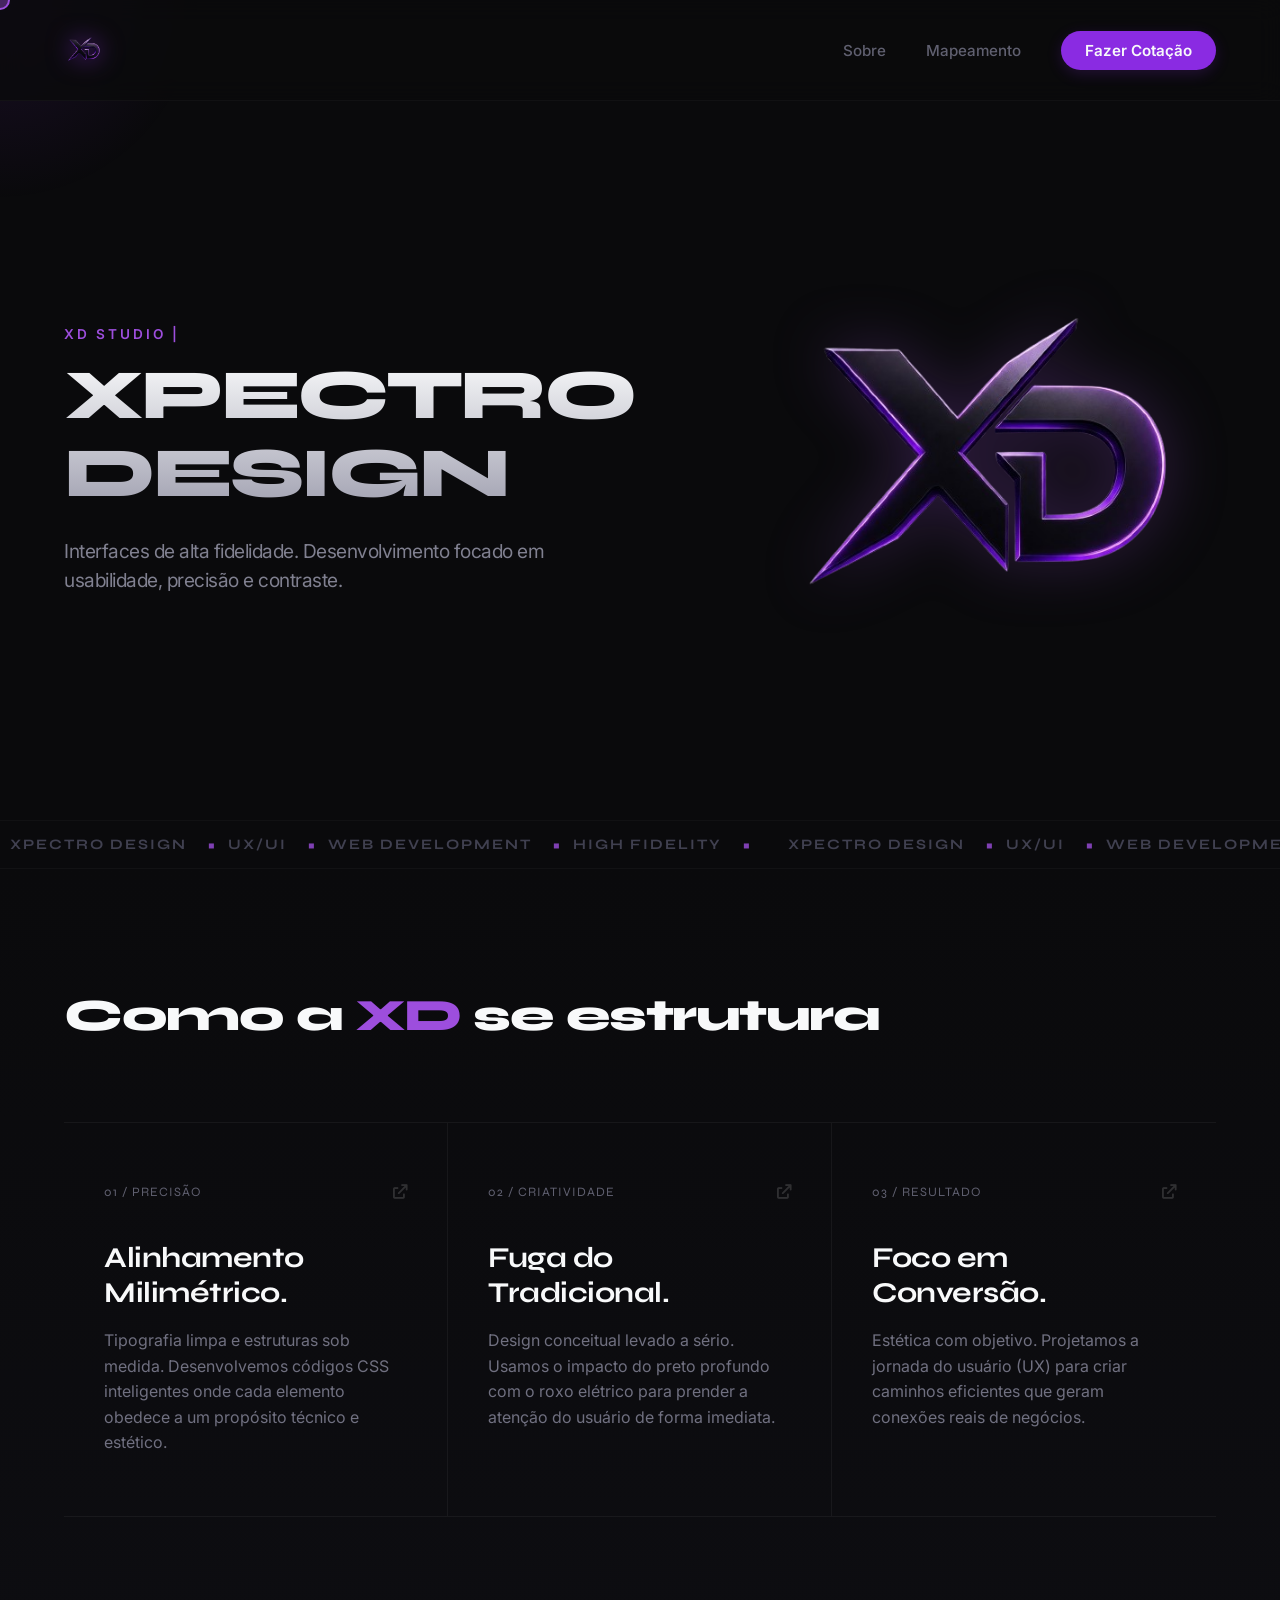
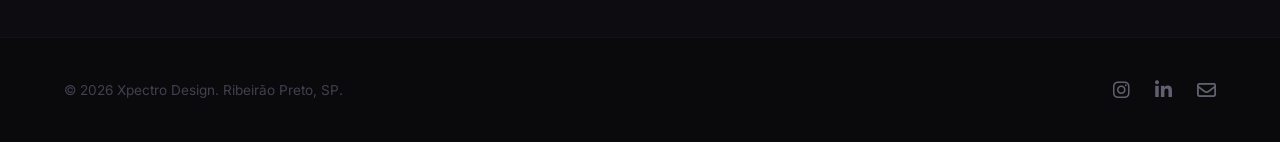
<file: index.html>
<!DOCTYPE html>
<html lang="pt-BR">
<head>
    <meta charset="UTF-8">
    <meta name="viewport" content="width=device-width, initial-scale=1.0">
    <title>Xpectro Design | XD Studio</title>
    <link rel="icon" type="image/png" href="assets/images/xdicon.png">
    <link rel="preconnect" href="https://fonts.googleapis.com">
    <link rel="preconnect" href="https://fonts.gstatic.com" crossorigin>
    <link href="https://fonts.googleapis.com/css2?family=Inter:wght@400;500&family=Syne:wght@700;800&display=swap" rel="stylesheet">
    <link rel="stylesheet" href="https://cdnjs.cloudflare.com/ajax/libs/font-awesome/6.0.0/css/all.min.css">
    <link rel="stylesheet" type="text/css" href="assets/css/style.css">
</head>
<body>
    <div id="bg-glow"></div>
    <div id="custom-cursor"></div>
    <header>
        <a href="index.html" class="logo-container">
            <img src="media/unnamed.png" alt="XD Studio Logo" class="logo-img">
        </a>
        <nav>
            <ul>
                <li><a href="#sobre">Sobre</a></li>
                <li><a href="#trabalho">Mapeamento</a></li>
                <li><a href="cotacao.html" class="btn-nav btn-magnetic">Fazer Cotação</a></li>
            </ul>
        </nav>
    </header>
    <main>
        <section id="sobre" class="hero-xd">
            <div class="minimal-intro">
                <span class="tag-estudio">XD Studio | </span>
                <h1>XPECTRO DESIGN</h1>
                <p class="minimal-sub">Interfaces de alta fidelidade. Desenvolvimento focado em usabilidade, precisão e contraste.</p>
            </div>
            
            <div class="hero-graphic">
                <img src="media/unnamed.png" alt="Espectro de Luz Abstrato" class="flying-prism">
            </div>
        </section>

        <div class="marquee-container">
            <div class="marquee-content">
                <h2>Xpectro Design <span>•</span> UX/UI <span>•</span> Web Development <span>•</span> High Fidelity <span>•</span>&nbsp;</h2>
                <h2>Xpectro Design <span>•</span> UX/UI <span>•</span> Web Development <span>•</span> High Fidelity <span>•</span>&nbsp;</h2>
            </div>
        </div>
        <section id="trabalho" class="section-default-dark">
            <h2 class="section-title">Como a <span>XD</span> se estrutura</h2>
            <div class="pilares-grid">
                <div class="pilar-card">
                    <div class="pilar-header">
                        <span class="pilar-number">01 / PRECISÃO</span>
                        <span class="pilar-arrow"><i class="fas fa-arrow-up-right-from-square"></i></span>
                    </div>
                    <h3>Alinhamento Milimétrico.</h3>
                    <p>Tipografia limpa e estruturas sob medida. Desenvolvemos códigos CSS inteligentes onde cada elemento obedece a um propósito técnico e estético.</p>
                </div>
                <div class="pilar-card">
                    <div class="pilar-header">
                        <span class="pilar-number">02 / CRIATIVIDADE</span>
                        <span class="pilar-arrow"><i class="fas fa-arrow-up-right-from-square"></i></span>
                    </div>
                    <h3>Fuga do Tradicional.</h3>
                    <p>Design conceitual levado a sério. Usamos o impacto do preto profundo com o roxo elétrico para prender a atenção do usuário de forma imediata.</p>
                </div>
                <div class="pilar-card">
                    <div class="pilar-header">
                        <span class="pilar-number">03 / RESULTADO</span>
                        <span class="pilar-arrow"><i class="fas fa-arrow-up-right-from-square"></i></span>
                    </div>
                    <h3>Foco em Conversão.</h3>
                    <p>Estética com objetivo. Projetamos a jornada do usuário (UX) para criar caminhos eficientes que geram conexões reais de negócios.</p>
                </div>
            </div>
        </section>
    </main>
    <footer>
        <div class="footer-container">
            <div class="footer-info">
                <p>&copy; 2026 Xpectro Design. Ribeirão Preto, SP.</p>
            </div>
            <div class="footer-socials">
                <a href="https://www.instagram.com/designxpectro" target="_blank"><i class="fab fa-instagram"></i></a>
                <a href="#" target="_blank"><i class="fab fa-linkedin-in"></i></a>
                <a href="mailto:designxpectro@gmail.com"><i class="far fa-envelope"></i></a>
            </div>
        </div>
    </footer>
    <script src="assets/js/script.js"></script>
</body>
</html>
</file>
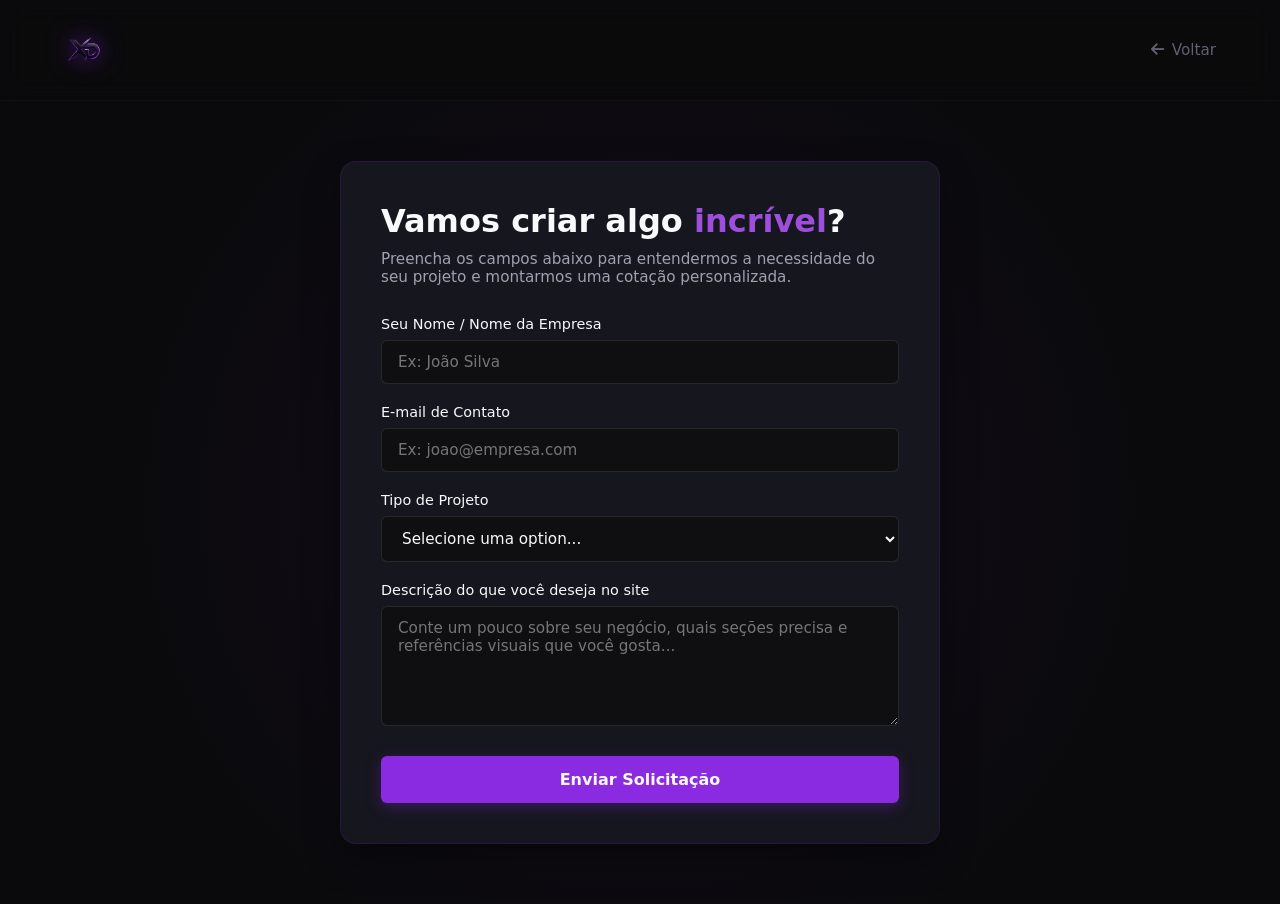
<file: cotacao.html>
<!DOCTYPE html>
<html lang="pt-BR">
<head>
    <meta charset="UTF-8">
    <meta name="viewport" content="width=device-width, initial-scale=1.0">
    <title>Solicitar Cotação | Xpectro Design</title>
    <link rel="stylesheet" href="https://cdnjs.cloudflare.com/ajax/libs/font-awesome/6.0.0/css/all.min.css">
    <link rel="stylesheet" type="text/css" href="assets/css/cotacao.css">
    <link rel="icon" type="image/png" href="assets/images/xdicon.png">
</head>
<body>

    <header>
        <a href="index.html" class="logo-container">
            <img src="assets/images/xdicon.png" alt="XD Studio Logo" class="logo-img">
        </a>
        <a href="index.html" class="btn-voltar"><i class="fas fa-arrow-left"></i> Voltar</a>
    </header>

    <main>
        <div class="form-container">
            <h2>Vamos criar algo <span>incrível</span>?</h2>
            <p>Preencha os campos abaixo para entendermos a necessidade do seu projeto e montarmos uma cotação personalizada.</p>
            
            <form action="https://api.web3forms.com/submit" method="POST">
                <input type="hidden" name="access_key" value="3ed0bd4b-08c8-4b97-bcf8-4a21043f0e87">
                
                <div class="form-group">
                    <label for="nome">Seu Nome / Nome da Empresa</label>
                    <input type="text" id="nome" name="Nome" placeholder="Ex: João Silva" required>
                </div>

                <div class="form-group">
                    <label for="email">E-mail de Contato</label>
                    <input type="email" id="email" name="Email" placeholder="Ex: joao@empresa.com" required>
                </div>

                <div class="form-group">
                    <label for="tipo">Tipo de Projeto</label>
                    <select id="tipo" name="Tipo de Projeto" required>
                        <option value="" disabled selected>Selecione uma option...</option>
                        <option value="landing-page">Landing Page de Alta Conversão</option>
                        <option value="portfolio">Site Institucional / Portfólio</option>
                        <option value="ecommerce">Loja Virtual (E-commerce)</option>
                        <option value="ui-design">Apenas o Design da Interface (Figma)</option>
                    </select>
                </div>

                <div class="form-group">
                    <label for="mensagem">Descrição do que você deseja no site</label>
                    <textarea id="mensagem" name="Mensagem" placeholder="Conte um pouco sobre seu negócio, quais seções precisa e referências visuais que você gosta..." required></textarea>
                </div>

                <button type="submit" class="btn-enviar">Enviar Solicitação</button>
            </form>
        </div>
    </main>

</body>
</html>
</file>
<file: assets/css/style.css>
/* CONFIGURAÇÕES GERAIS E RESPONSIVIDADE NATIVA */
* {
    margin: 0;
    padding: 0;
    box-sizing: border-box;
}

body {
    background-color: #0A0A0C;
    color: #F8F9FA;
    font-family: 'Inter', sans-serif;
    overflow-x: hidden;
}

/* BANIMENTO COMPLETO DO CURSOR PADRÃO EM DESKTOP */
html, body, a, button, .pilar-card, [role="button"] {
    cursor: none !important;
}

/* CONTAINER DO CURSOR CUSTOMIZADO */
#custom-cursor {
    width: 20px;
    height: 20px;
    background-color: rgba(157, 78, 221, 0.4);
    border: 2px solid #9D4EDD;
    border-radius: 50%;
    position: fixed;
    transform: translate(-50%, -50%);
    pointer-events: none;
    z-index: 9999;
    transition: width 0.2s, height 0.2s, background-color 0.2s, border-color 0.2s;
}

/* EFEITO DO CURSOR AO ENTRAR EM ELEMENTOS CLICÁVEIS */
#custom-cursor.hovered {
    width: 42px;
    height: 42px;
    background-color: rgba(157, 78, 221, 0.15);
    border-color: #F8F9FA;
}

/* SEÇÃO LIMITADORA PARA EVITAR DISTORÇÕES EM TELAS ULTRA-GRANDES (4K) */
.hero-xd, .section-default-dark, footer {
    width: 100%;
    max-width: 1440px;
    margin-left: auto;
    margin-right: auto;
}

/* LUZ ROXA DE FUNDO */
#bg-glow {
    position: fixed;
    top: 0;
    left: 0;
    width: 100vw;
    height: 100vh;
    pointer-events: none;
    background: radial-gradient(circle 250px at var(--mouse-x, 0px) var(--mouse-y, 0px), rgba(138, 43, 226, 0.12), transparent 80%);
    z-index: 1;
}

/* NAVBAR / HEADER */
header {
    display: flex;
    justify-content: space-between;
    align-items: center;
    padding: 30px 5%;
    background-color: rgba(10, 10, 12, 0.8);
    border-bottom: 1px solid rgba(255, 255, 255, 0.03);
    backdrop-filter: blur(12px);
    position: sticky;
    top: 0;
    z-index: 100;
}

/* CONFIGURAÇÃO DA NOVA LOGO COM IMAGEM E BRILHO ROXO */
.logo-container {
    display: flex;
    align-items: center;
    text-decoration: none;
    transition: transform 0.3s cubic-bezier(0.16, 1, 0.3, 1);
}

.logo-img {
    height: 40px; /* Ajuste a altura para dar a proporção perfeita na sua navbar */
    width: auto;  /* Mantém a proporção original da imagem sem distorcer */
    
    /* EFEITO DE BRILHO: Cria a aura roxa neon atrás do contorno da logo */
    filter: drop-shadow(0 0 12px rgba(138, 43, 226, 0.65));
    
    transition: filter 0.3s ease, transform 0.3s ease;
}

/* MICRO-INTERAÇÃO: O brilho expande suavemente no hover */
.logo-container:hover .logo-img {
    filter: drop-shadow(0 0 20px rgba(157, 78, 221, 0.9)) drop-shadow(0 0 4px rgba(138, 43, 226, 0.4));
    transform: scale(1.03); /* Dá um leve feedback de crescimento */
}

.logo span { color: #9D4EDD; }

nav ul {
    display: flex;
    list-style: none;
    gap: 40px;
    align-items: center;
}

nav a {
    text-decoration: none;
    color: #606070;
    font-weight: 500;
    font-size: 0.95rem;
    transition: all 0.3s ease;
}

nav a:hover { color: #F8F9FA; }

nav a.btn-nav {
    background: #8A2BE2;
    padding: 10px 24px;
    border-radius: 50px;
    color: #F8F9FA;
    font-weight: 600;
    box-shadow: 0 4px 15px rgba(138, 43, 226, 0.2);
}

nav a.btn-nav:hover {
    background: #9D4EDD;
}

/* CLASSE DE SUPORTE AO EFEITO MAGNÉTICO DO BOTÃO */
.btn-magnetic {
    display: inline-block;
    transition: transform 0.2s cubic-bezier(0.25, 1, 0.5, 1);
    will-change: transform;
}

main { position: relative; z-index: 2; }

/* SEÇÃO HERO TOTALMENTE FLEXÍVEL E FLUIDA */
.hero-xd {
    min-height: 80vh;
    display: flex;
    align-items: center;
    justify-content: space-between;
    padding: 0 5%;
    border-bottom: 1px solid rgba(255, 255, 255, 0.03);
    gap: 40px;
}

.minimal-intro {
    max-width: 55%;
}

.tag-estudio {
    color: #9D4EDD;
    font-weight: 600;
    font-size: 0.85rem;
    text-transform: uppercase;
    letter-spacing: 3px;
    margin-bottom: 15px;
    display: block;
}

.hero-xd h1 {
    font-family: 'Syne', sans-serif;
    font-size: clamp(2.2rem, 5.5vw, 4.5rem); /* Tipografia fluida que encolhe sozinha */
    font-weight: 800;
    line-height: 1.1;
    letter-spacing: -3px;
    margin-bottom: 25px;
    background: linear-gradient(180deg, #F8F9FA 0%, #A0A0B0 100%);
    -webkit-background-clip: text;
    -webkit-text-fill-color: transparent;
}

.minimal-sub {
    color: #808090;
    font-size: clamp(1rem, 1.5vw, 1.25rem);
    line-height: 1.5;
    max-width: 550px;
    letter-spacing: -0.5px;
}

.hero-graphic {
    max-width: 40%;
    display: flex;
    justify-content: center;
    align-items: center;
}

.flying-prism {
    width: 100%;
    max-width: 450px;
    height: auto;
    filter: drop-shadow(0 0 30px rgba(157, 78, 221, 0.25));
    /* Mantém a animação base de flutuação vertical */
    animation: float 6s ease-in-out infinite; 
    transition: transform 0.2s ease-out; /* Suaviza o parallax do script */
}

@keyframes float {
    0%, 100% { transform: translateY(0px); }
    50% { transform: translateY(-15px); }
}

/* MARQUEE REFINADO */
.marquee-container {
    background-color: #0A0A0C;
    border-bottom: 1px solid rgba(255, 255, 255, 0.03);
    padding: 12px 0;
    overflow: hidden;
    display: flex;
    white-space: nowrap;
}

.marquee-content {
    display: flex;
    animation: marquee 30s linear infinite;
}

.marquee-content h2 {
    font-family: 'Syne', sans-serif;
    font-size: 0.9rem;
    font-weight: 700;
    color: #404050;
    text-transform: uppercase;
    letter-spacing: 2px;
    padding: 0 10px;
    display: flex;
    align-items: center;
}

.marquee-content h2 span {
    color: #9D4EDD;
    margin-left: 20px;
    margin-right: 10px;
    opacity: 0.8;
    font-size: 1.2rem;
}

@keyframes marquee {
    0% { transform: translateX(0%); }
    100% { transform: translateX(-50%); }
}

/* MAPEAMENTO COM EXCELENTE COMPORTAMENTO EM GRID MALEÁVEL */
.section-default-dark {
    padding: 120px 5%;
    background: linear-gradient(180deg, #0A0A0C 0%, #0D0D11 100%);
}

.section-title {
    font-family: 'Syne', sans-serif;
    font-size: clamp(1.8rem, 4vw, 2.8rem);
    font-weight: 800;
    letter-spacing: -1.5px;
    margin-bottom: 80px;
}

.section-title span { color: #9D4EDD; }

.pilares-grid {
    display: grid;
    /* Divide em colunas dinâmicas se houver espaço (mínimo de 300px por card) */
    grid-template-columns: repeat(auto-fit, minmax(300px, 1fr)); 
    border-top: 1px solid rgba(255, 255, 255, 0.05);
}

.pilar-card {
    border-bottom: 1px solid rgba(255, 255, 255, 0.05);
    border-right: 1px solid rgba(255, 255, 255, 0.05);
    padding: 60px 40px;
    background-color: transparent;
    transition: all 0.5s cubic-bezier(0.16, 1, 0.3, 1);
    position: relative;
}

.pilares-grid :nth-child(3) { border-right: none; }

.pilar-header {
    display: flex;
    justify-content: space-between;
    align-items: center;
    margin-bottom: 40px;
}

.pilar-number {
    font-family: 'Syne', sans-serif;
    font-size: 0.8rem;
    color: #606070;
    letter-spacing: 1px;
    transition: color 0.3s ease;
}

.pilar-arrow {
    color: rgba(255, 255, 255, 0.15);
    font-size: 0.9rem;
    transition: all 0.4s cubic-bezier(0.16, 1, 0.3, 1);
}

.pilar-card h3 {
    font-family: 'Syne', sans-serif;
    font-size: 1.8rem;
    font-weight: 700;
    margin-bottom: 18px;
    letter-spacing: -0.5px;
    color: #F8F9FA;
}

.pilar-card p {
    color: #707080;
    font-size: 1rem;
    line-height: 1.6;
    transition: color 0.3s ease;
}

/* INTERAÇÕES NO HOVER */
.pilar-card:hover {
    background-color: #12121A;
    box-shadow: inset 0 0 30px rgba(138, 43, 226, 0.05);
}

.pilar-card:hover .pilar-number { color: #9D4EDD; }
.pilar-card:hover .pilar-arrow { color: #9D4EDD; transform: translate(3px, -3px) scale(1.1); }
.pilar-card:hover p { color: #A0A0B0; }

/* FOOTER */
footer {
    background-color: #0A0A0C;
    border-top: 1px solid rgba(255, 255, 255, 0.03);
    padding: 40px 5%;
}

.footer-container {
    display: flex;
    justify-content: space-between;
    align-items: center;
    flex-wrap: wrap;
    gap: 20px;
}

.footer-info { color: #404050; font-size: 0.85rem; }

.footer-socials { display: flex; gap: 25px; }
.footer-socials a {
    color: #606070;
    font-size: 1.2rem;
    transition: all 0.3s ease;
}
.footer-socials a:hover { color: #9D4EDD; transform: translateY(-2px); }

/* ADAPTAÇÃO CIRÚRGICA PARA TELAS MENORES (TABLETS E SMARTPHONES) */
@media (max-width: 900px) {
    /* Desativa o cursor customizado em telas touch */
    #custom-cursor {
        display: none !important;
    }
    /* Devolve o sistema de cursor nativo para interações por toque */
    html, body, a, button, .pilar-card, [role="button"] {
        cursor: auto !important;
    }

    /* Transforma os dois lados em uma coluna vertical harmônica */
    .hero-xd {
        flex-direction: column-reverse; /* Imagem fica no topo e o texto embaixo */
        justify-content: center;
        text-align: center;
        padding-top: 130px;
        padding-bottom: 60px;
        min-height: auto;
        gap: 30px;
    }

    .minimal-intro { max-width: 100%; }
    .minimal-sub { margin: 0 auto; }
    .hero-graphic { max-width: 65%; }
    .pilar-card { border-right: none !important; }
}
</file>
<file: assets/css/cotacao.css>
* {
            margin: 0;
            padding: 0;
            box-sizing: border-box;
            font-family: 'Inter', system-ui, -apple-system, sans-serif;
        }

        body {
            background-color: #0A0A0C; /* Corrigido para bater com o preto profundo do index */
            color: #F8F9FA;
            min-height: 100vh;
            display: flex;
            flex-direction: column;
            overflow-x: hidden;
        }

        /* HEADER IDENTICO AO INDEX (ALTURA, LARGURA E ESTILO) */
        header {
            display: flex;
            justify-content: space-between;
            align-items: center;
            padding: 30px 5%; /* Ajustado para 30px de altura interna e 5% de largura lateral */
            background-color: rgba(10, 10, 12, 0.8); /* Fundo original do index */
            border-bottom: 1px solid rgba(255, 255, 255, 0.03); /* Linha sutil original */
            backdrop-filter: blur(12px);
            -webkit-backdrop-filter: blur(12px);
            position: sticky;
            top: 0;
            z-index: 100;
        }

        /* CONFIGURAÇÃO DA LOGO COM IMAGEM E BRILHO ROXO */
        .logo-container {
            display: flex;
            align-items: center;
            text-decoration: none;
            transition: transform 0.3s cubic-bezier(0.16, 1, 0.3, 1);
        }

        .logo-img {
            height: 40px; 
            width: auto;  
            filter: drop-shadow(0 0 12px rgba(138, 43, 226, 0.65));
            transition: filter 0.3s ease, transform 0.3s ease;
        }

        .logo-container:hover .logo-img {
            filter: drop-shadow(0 0 20px rgba(157, 78, 221, 0.9)) drop-shadow(0 0 4px rgba(138, 43, 226, 0.4));
            transform: scale(1.03); 
        }

        .btn-voltar {
            text-decoration: none;
            color: #606070; /* Mesma cor dos links do menu original */
            font-size: 0.95rem;
            font-weight: 500;
            transition: color 0.3s ease;
            display: flex;
            align-items: center;
            gap: 8px;
        }

        .btn-voltar:hover { color: #F8F9FA; } /* Acende em branco ao passar o mouse, igual ao menu */

        main {
            flex: 1;
            display: flex;
            justify-content: center;
            align-items: center;
            padding: 60px 5%;
            background: radial-gradient(circle at 50% 50%, rgba(138, 43, 226, 0.08), transparent 70%);
        }

        .form-container {
            background-color: #16161F;
            border: 1px solid rgba(138, 43, 226, 0.15);
            padding: 40px;
            border-radius: 16px;
            width: 100%;
            max-width: 600px;
            box-shadow: 0 15px 35px rgba(0,0,0,0.4);
        }

        .form-container h2 {
            font-size: 2rem;
            margin-bottom: 10px;
        }

        .form-container h2 span { color: #9D4EDD; }

        .form-container p {
            color: #A0A0B0;
            font-size: 0.95rem;
            margin-bottom: 30px;
        }

        .form-group {
            margin-bottom: 20px;
            display: flex;
            flex-direction: column;
            gap: 8px;
        }

        .form-group label {
            font-size: 0.9rem;
            color: #F8F9FA;
            font-weight: 500;
        }

        .form-group input, .form-group select, .form-group textarea {
            background-color: #0F0F12;
            border: 1px solid rgba(255, 255, 255, 0.1);
            padding: 12px 16px;
            border-radius: 6px;
            color: #F8F9FA;
            font-size: 0.95rem;
            transition: all 0.3s ease;
            outline: none;
        }

        .form-group input:focus, .form-group select:focus, .form-group textarea:focus {
            border-color: #9D4EDD;
            box-shadow: 0 0 8px rgba(138, 43, 226, 0.2);
        }

        .form-group textarea {
            resize: vertical;
            min-height: 120px;
        }

        .btn-enviar {
            background-color: #8A2BE2;
            color: #F8F9FA;
            border: none;
            padding: 14px;
            border-radius: 6px;
            font-size: 1rem;
            font-weight: 600;
            cursor: pointer;
            transition: all 0.3s ease;
            box-shadow: 0 4px 15px rgba(138, 43, 226, 0.3);
            margin-top: 10px;
            width: 100%;
        }

        .btn-enviar:hover {
            background-color: #9D4EDD;
            box-shadow: 0 6px 20px rgba(138, 43, 226, 0.5);
        }

        /* MEDIA QUERY PARA AJUSTAR O ALINHAMENTO NO CELULAR */
        @media (max-width: 900px) {
            header {
                padding: 20px 5%; /* Reduz ligeiramente a altura em telas pequenas */
            }
        }
</file>
